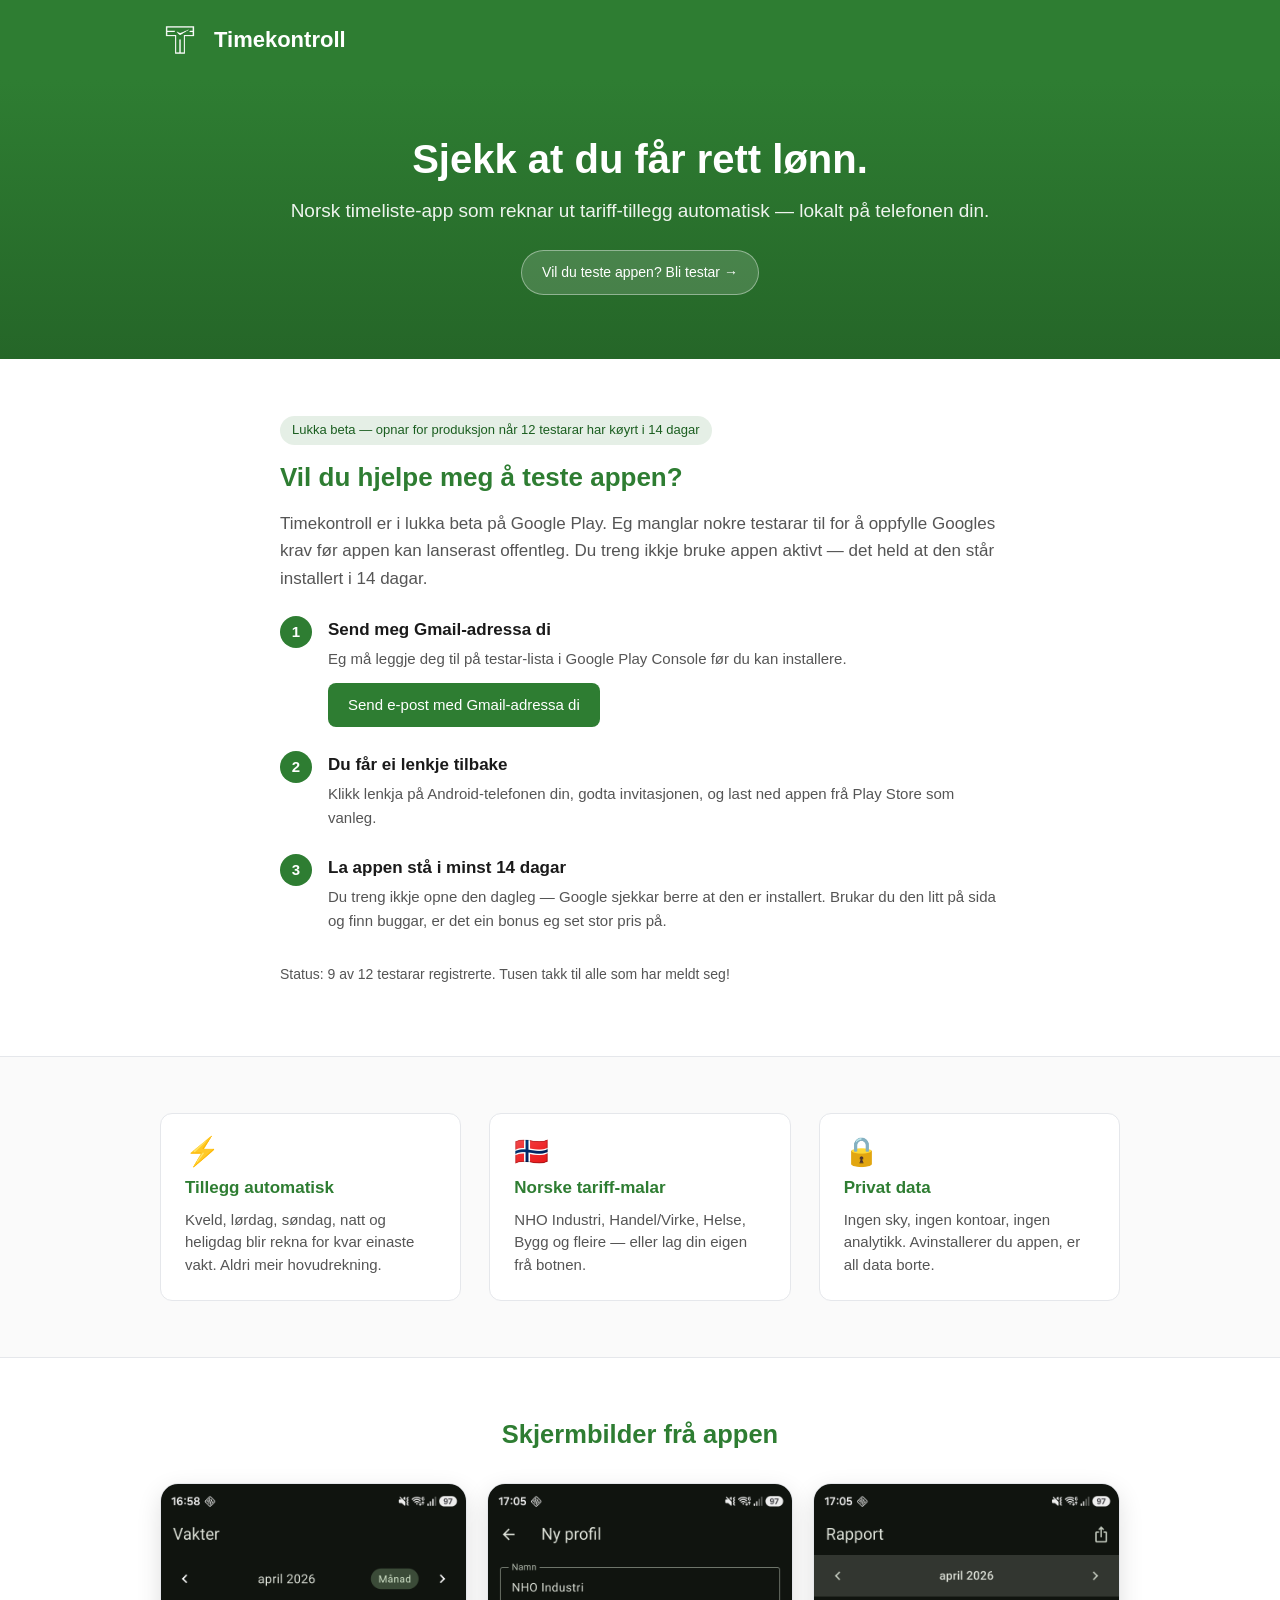
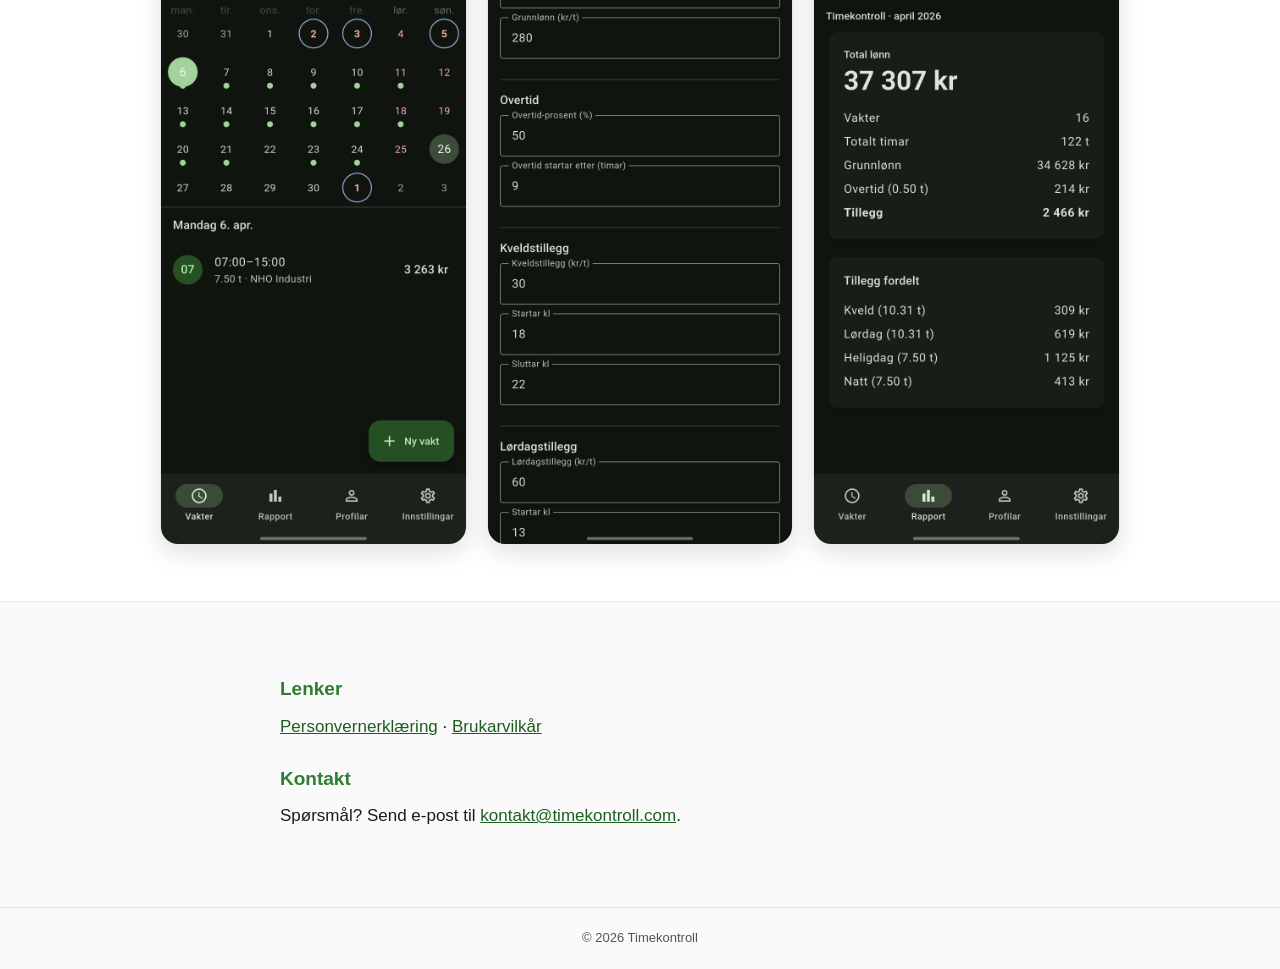
<file: index.html>
<!doctype html>
<html lang="nn">
<head>
<meta charset="utf-8">
<meta name="viewport" content="width=device-width, initial-scale=1">
<title>Timekontroll — norsk timeliste-app</title>
<meta name="description" content="Sjekk at du får rett lønn. Føre vakter, rekn ut tillegg og overtid automatisk.">
<meta property="og:title" content="Timekontroll — norsk timeliste-app">
<meta property="og:description" content="Sjekk at du får rett lønn. Føre vakter, rekn ut tillegg og overtid automatisk.">
<meta property="og:type" content="website">
<meta property="og:url" content="https://timekontroll.com/">
<link rel="stylesheet" href="styles.css">
<script>
  // Skip splash on subsequent navigations within the same browser session.
  if (sessionStorage.getItem('splashShown')) {
    document.documentElement.classList.add('no-splash');
  } else {
    sessionStorage.setItem('splashShown', '1');
  }
</script>
</head>
<body>

<div class="splash" aria-hidden="true">
  <svg class="splash-logo" viewBox="0 0 1024 1024" xmlns="http://www.w3.org/2000/svg" aria-label="Timekontroll">
    <path d="M 90 100 L 920 100 L 920 430 L 590 430 L 590 940 L 430 940 L 430 430 L 90 430 Z
             M 162 172 L 162 358 L 502 358 L 502 868 L 518 868 L 518 358 L 858 358 L 858 172 Z"
          fill="#fff" fill-rule="evenodd"/>
    <line class="splash-stem-line" x1="510" y1="530" x2="510" y2="860" stroke="#fff" stroke-width="14" stroke-linecap="round"/>
    <line x1="510" y1="265" x2="610" y2="200" stroke="#fff" stroke-width="22" stroke-linecap="round"/>
    <line class="splash-minute" x1="510" y1="265" x2="345" y2="195" stroke="#fff" stroke-width="20" stroke-linecap="round"/>
    <circle cx="510" cy="265" r="14" fill="#fff"/>
  </svg>
  <div class="splash-name">Timekontroll</div>
</div>


<header>
  <div class="wrap">
    <img class="logo" src="logo.png" alt="Timekontroll-logo" width="40" height="40">
    <h1>Timekontroll</h1>
  </div>
</header>

<section class="hero">
  <div class="hero-wrap">
    <h1>Sjekk at du får rett lønn.</h1>
    <p class="lede">Norsk timeliste-app som reknar ut tariff-tillegg automatisk — lokalt på telefonen din.</p>
    <p class="cta-row">
      <a class="badge badge-link" href="#bli-testar">Vil du teste appen? Bli testar →</a>
    </p>
  </div>
</section>

<section class="testers" id="bli-testar">
  <div class="testers-wrap">
    <span class="pill">Lukka beta — opnar for produksjon når 12 testarar har køyrt i 14 dagar</span>
    <h2>Vil du hjelpe meg å teste appen?</h2>
    <p class="lede">Timekontroll er i lukka beta på Google Play. Eg manglar nokre testarar til for å oppfylle Googles krav før appen kan lanserast offentleg. Du treng ikkje bruke appen aktivt — det held at den står installert i 14 dagar.</p>

    <ol class="steps">
      <li>
        <span class="num">1</span>
        <div>
          <strong>Send meg Gmail-adressa di</strong>
          <p>Eg må leggje deg til på testar-lista i Google Play Console før du kan installere.</p>
          <p><a class="btn" href="mailto:kontakt@timekontroll.com?subject=Vil%20bli%20testar%20av%20Timekontroll&amp;body=Hei%2C%20Gmail-adressa%20mi%20er%3A%20">Send e-post med Gmail-adressa di</a></p>
        </div>
      </li>
      <li>
        <span class="num">2</span>
        <div>
          <strong>Du får ei lenkje tilbake</strong>
          <p>Klikk lenkja på Android-telefonen din, godta invitasjonen, og last ned appen frå Play Store som vanleg.</p>
        </div>
      </li>
      <li>
        <span class="num">3</span>
        <div>
          <strong>La appen stå i minst 14 dagar</strong>
          <p>Du treng ikkje opne den dagleg — Google sjekkar berre at den er installert. Brukar du den litt på sida og finn buggar, er det ein bonus eg set stor pris på.</p>
        </div>
      </li>
    </ol>

    <p class="muted small">Status: <span id="tester-count">9 av 12</span> testarar registrerte. Tusen takk til alle som har meldt seg!</p>
  </div>
</section>

<section class="features">
  <div class="features-wrap">
    <div class="feature">
      <div class="icon">⚡</div>
      <h3>Tillegg automatisk</h3>
      <p>Kveld, lørdag, søndag, natt og heligdag blir rekna for kvar einaste vakt. Aldri meir hovudrekning.</p>
    </div>
    <div class="feature">
      <div class="icon">🇳🇴</div>
      <h3>Norske tariff-malar</h3>
      <p>NHO Industri, Handel/Virke, Helse, Bygg og fleire — eller lag din eigen frå botnen.</p>
    </div>
    <div class="feature">
      <div class="icon">🔒</div>
      <h3>Privat data</h3>
      <p>Ingen sky, ingen kontoar, ingen analytikk. Avinstallerer du appen, er all data borte.</p>
    </div>
  </div>
</section>

<section class="screenshots">
  <div class="screenshots-wrap">
    <h2>Skjermbilder frå appen</h2>
    <div class="shots">
      <img src="01-calendar.png" alt="Kalender med vakter, valt dag viser tider og lønn" loading="lazy">
      <img src="05-profile-edit.png" alt="Profil-redigering med tariff-satsar" loading="lazy">
      <img src="06-report.png" alt="Månadsrapport med fordeling av tillegg" loading="lazy">
    </div>
  </div>
</section>

<section class="meta">
  <div class="meta-wrap">
    <h2>Lenker</h2>
    <p>
      <a href="privacy.html">Personvernerklæring</a> &middot;
      <a href="terms.html">Brukarvilkår</a>
    </p>

    <h2>Kontakt</h2>
    <p>Spørsmål? Send e-post til <a href="mailto:kontakt@timekontroll.com">kontakt@timekontroll.com</a>.</p>
  </div>
</section>

<footer>
  © 2026 Timekontroll
</footer>

<script>
  // Hide the splash after the animation finishes.
  setTimeout(function () {
    document.documentElement.classList.add('splash-done');
  }, 2200);
</script>
</body>
</html>
</file>
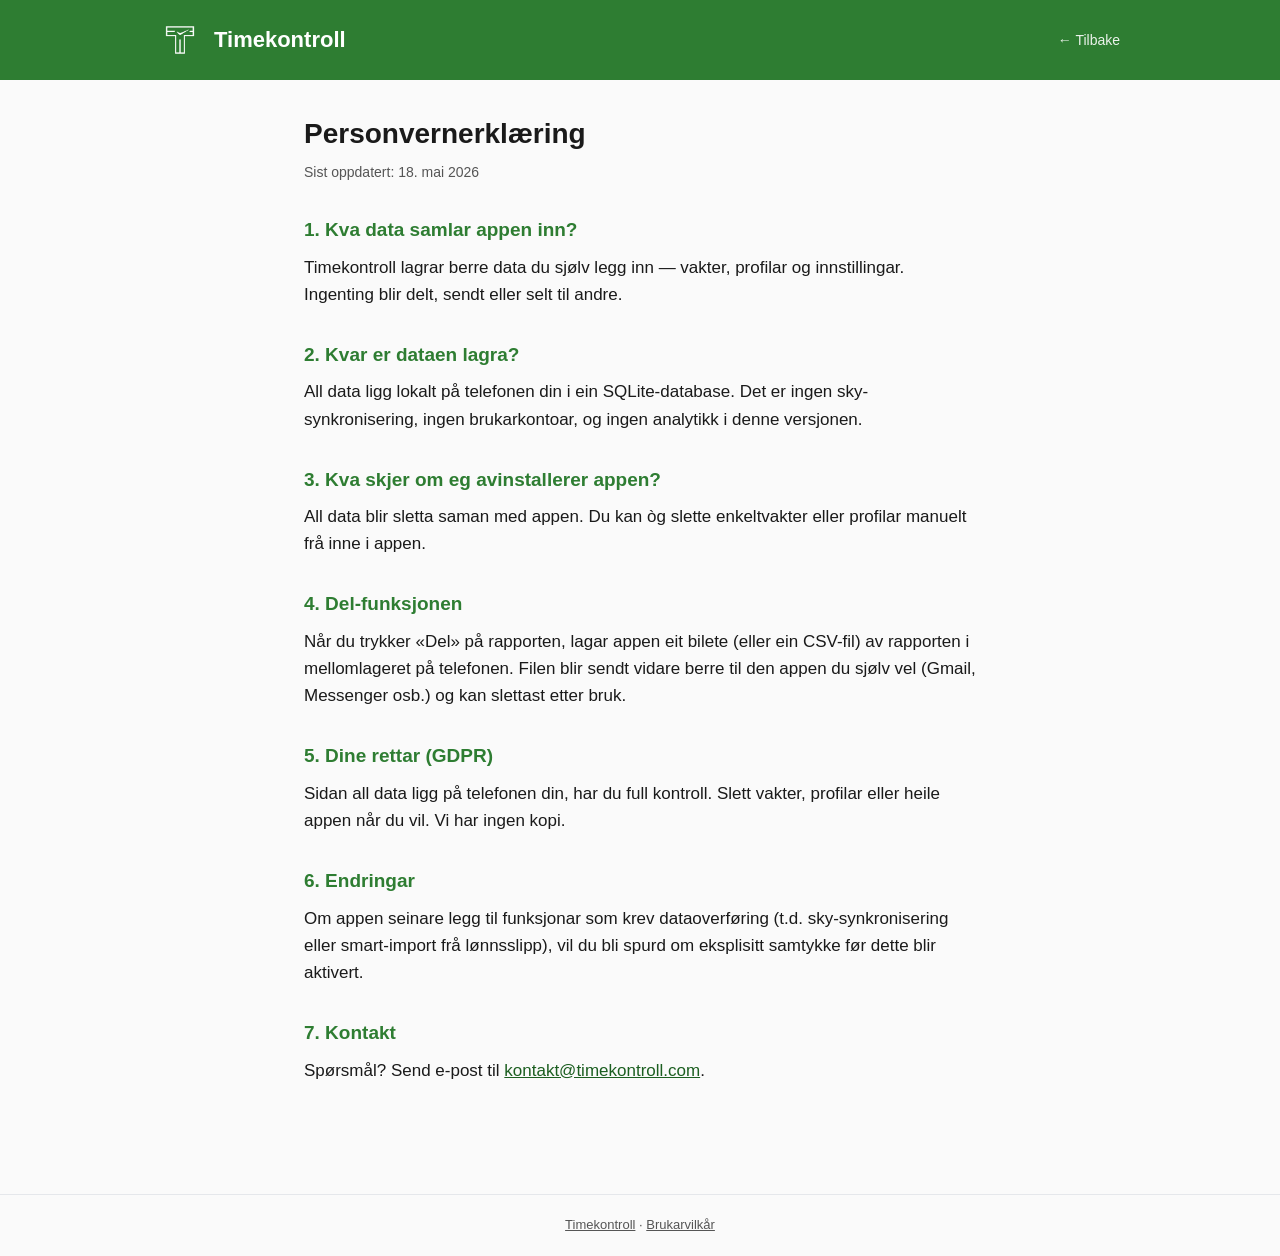
<file: privacy.html>
<!doctype html>
<html lang="nn">
<head>
<meta charset="utf-8">
<meta name="viewport" content="width=device-width, initial-scale=1">
<title>Personvern — Timekontroll</title>
<link rel="stylesheet" href="styles.css">
</head>
<body>
<header>
  <div class="wrap">
    <img class="logo" src="logo.png" alt="Timekontroll-logo" width="40" height="40">
    <h1>Timekontroll</h1>
    <span style="margin-left:auto"><a href="index.html">← Tilbake</a></span>
  </div>
</header>
<main>
  <h1>Personvernerklæring</h1>
  <p class="updated">Sist oppdatert: 18. mai 2026</p>

  <h2>1. Kva data samlar appen inn?</h2>
  <p>Timekontroll lagrar berre data du sjølv legg inn — vakter, profilar og innstillingar. Ingenting blir delt, sendt eller selt til andre.</p>

  <h2>2. Kvar er dataen lagra?</h2>
  <p>All data ligg lokalt på telefonen din i ein SQLite-database. Det er ingen sky-synkronisering, ingen brukarkontoar, og ingen analytikk i denne versjonen.</p>

  <h2>3. Kva skjer om eg avinstallerer appen?</h2>
  <p>All data blir sletta saman med appen. Du kan òg slette enkeltvakter eller profilar manuelt frå inne i appen.</p>

  <h2>4. Del-funksjonen</h2>
  <p>Når du trykker «Del» på rapporten, lagar appen eit bilete (eller ein CSV-fil) av rapporten i mellomlageret på telefonen. Filen blir sendt vidare berre til den appen du sjølv vel (Gmail, Messenger osb.) og kan slettast etter bruk.</p>

  <h2>5. Dine rettar (GDPR)</h2>
  <p>Sidan all data ligg på telefonen din, har du full kontroll. Slett vakter, profilar eller heile appen når du vil. Vi har ingen kopi.</p>

  <h2>6. Endringar</h2>
  <p>Om appen seinare legg til funksjonar som krev dataoverføring (t.d. sky-synkronisering eller smart-import frå lønnsslipp), vil du bli spurd om eksplisitt samtykke før dette blir aktivert.</p>

  <h2>7. Kontakt</h2>
  <p>Spørsmål? Send e-post til <a href="mailto:kontakt@timekontroll.com">kontakt@timekontroll.com</a>.</p>
</main>
<footer>
  <a href="index.html">Timekontroll</a> · <a href="terms.html">Brukarvilkår</a>
</footer>
</body>
</html>
</file>
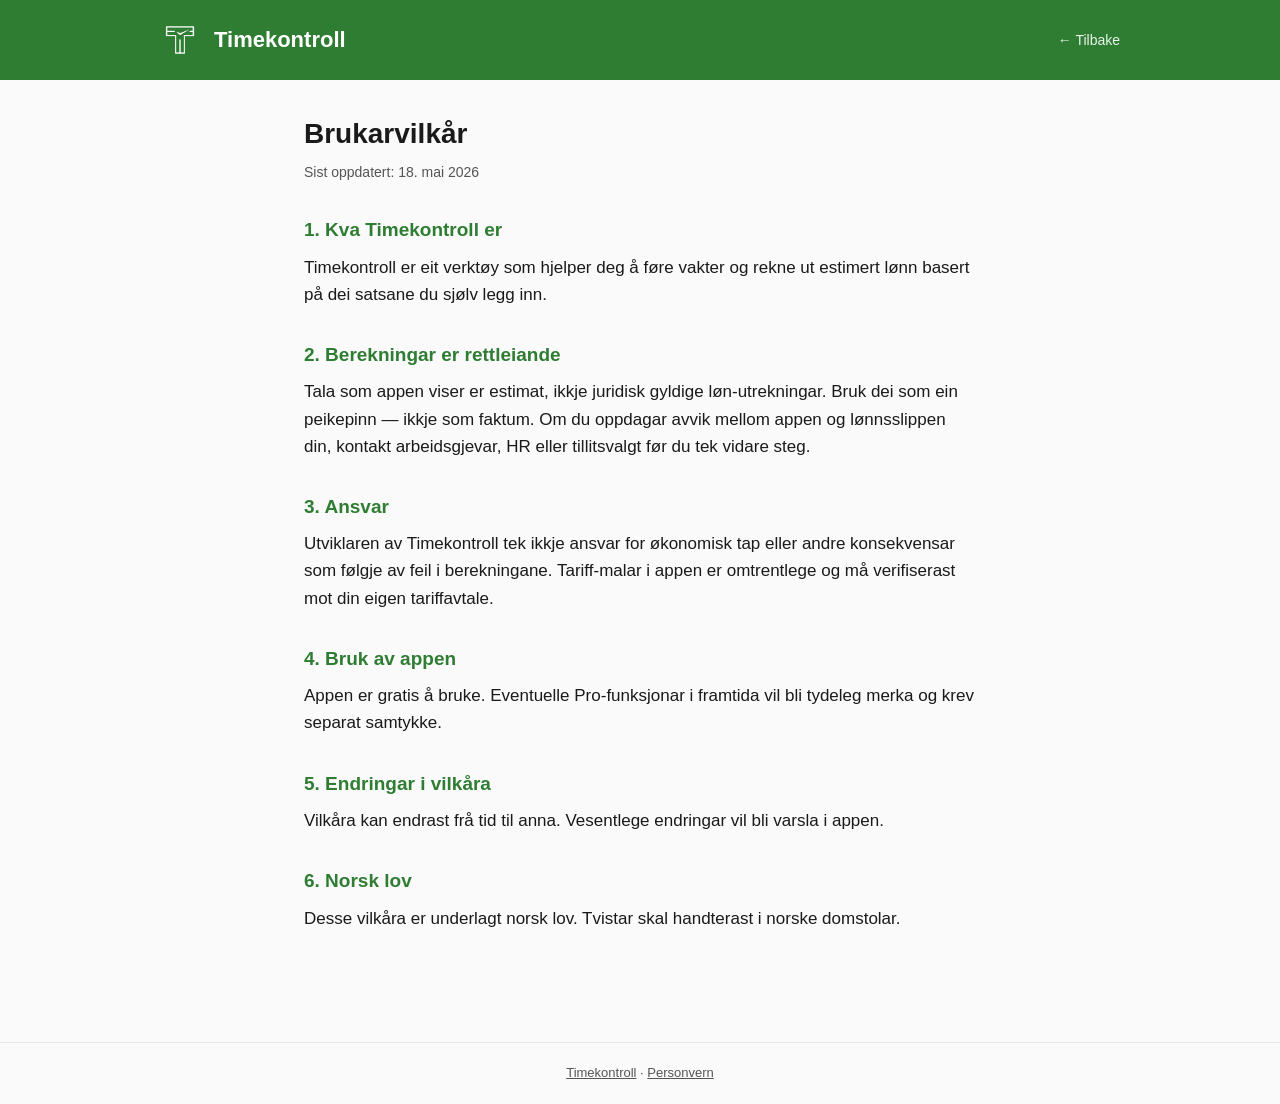
<file: terms.html>
<!doctype html>
<html lang="nn">
<head>
<meta charset="utf-8">
<meta name="viewport" content="width=device-width, initial-scale=1">
<title>Vilkår — Timekontroll</title>
<link rel="stylesheet" href="styles.css">
</head>
<body>
<header>
  <div class="wrap">
    <img class="logo" src="logo.png" alt="Timekontroll-logo" width="40" height="40">
    <h1>Timekontroll</h1>
    <span style="margin-left:auto"><a href="index.html">← Tilbake</a></span>
  </div>
</header>
<main>
  <h1>Brukarvilkår</h1>
  <p class="updated">Sist oppdatert: 18. mai 2026</p>

  <h2>1. Kva Timekontroll er</h2>
  <p>Timekontroll er eit verktøy som hjelper deg å føre vakter og rekne ut estimert lønn basert på dei satsane du sjølv legg inn.</p>

  <h2>2. Berekningar er rettleiande</h2>
  <p>Tala som appen viser er estimat, ikkje juridisk gyldige løn-utrekningar. Bruk dei som ein peikepinn — ikkje som faktum. Om du oppdagar avvik mellom appen og lønnsslippen din, kontakt arbeidsgjevar, HR eller tillitsvalgt før du tek vidare steg.</p>

  <h2>3. Ansvar</h2>
  <p>Utviklaren av Timekontroll tek ikkje ansvar for økonomisk tap eller andre konsekvensar som følgje av feil i berekningane. Tariff-malar i appen er omtrentlege og må verifiserast mot din eigen tariffavtale.</p>

  <h2>4. Bruk av appen</h2>
  <p>Appen er gratis å bruke. Eventuelle Pro-funksjonar i framtida vil bli tydeleg merka og krev separat samtykke.</p>

  <h2>5. Endringar i vilkåra</h2>
  <p>Vilkåra kan endrast frå tid til anna. Vesentlege endringar vil bli varsla i appen.</p>

  <h2>6. Norsk lov</h2>
  <p>Desse vilkåra er underlagt norsk lov. Tvistar skal handterast i norske domstolar.</p>
</main>
<footer>
  <a href="index.html">Timekontroll</a> · <a href="privacy.html">Personvern</a>
</footer>
</body>
</html>
</file>
<file: styles.css>
:root {
  --brand: #2E7D32;
  --brand-dark: #1b5e20;
  --text: #1a1a1a;
  --muted: #555;
  --bg: #fafafa;
  --card: #ffffff;
  --border: #e5e7eb;
}

@media (prefers-color-scheme: dark) {
  :root {
    --brand: #66bb6a;
    --brand-dark: #2E7D32;
    --text: #f3f4f6;
    --muted: #b3b3b3;
    --bg: #121212;
    --card: #1e1e1e;
    --border: #2a2a2a;
  }
}

* { box-sizing: border-box; }

/* ---------- Splash ---------- */
.splash {
  position: fixed;
  inset: 0;
  background: #2E7D32;
  display: flex;
  flex-direction: column;
  align-items: center;
  justify-content: center;
  z-index: 9999;
  gap: 28px;
  animation: splash-fade-out 0.4s ease 1.8s forwards;
}

.splash-logo {
  width: 180px;
  height: 180px;
  transform-origin: center;
  transform: scale(0.6);
  animation: splash-logo-in 0.7s cubic-bezier(0.34, 1.56, 0.64, 1) forwards;
}

.splash-minute {
  transform-origin: 510px 265px;
  animation: splash-hand-spin 1.6s ease-in-out 0.2s forwards;
}

.splash-name {
  font-size: 30px;
  font-weight: 600;
  color: #fff;
  letter-spacing: 1.2px;
  opacity: 0;
  animation: splash-name-in 0.7s ease-out 0.6s forwards;
}

html.splash-done .splash {
  display: none;
}

html.no-splash .splash {
  display: none;
}

@keyframes splash-logo-in {
  to { transform: scale(1); }
}

@keyframes splash-hand-spin {
  to { transform: rotate(360deg); }
}

@keyframes splash-name-in {
  to { opacity: 1; }
}

@keyframes splash-fade-out {
  to { opacity: 0; visibility: hidden; }
}

@media (prefers-reduced-motion: reduce) {
  .splash-logo, .splash-minute, .splash-name { animation: none; }
  .splash-logo { transform: scale(1); }
  .splash-name { opacity: 1; }
  .splash { animation: splash-fade-out 0.3s ease 1.0s forwards; }
}


body {
  margin: 0;
  font: 17px/1.6 -apple-system, BlinkMacSystemFont, "Segoe UI", Roboto, Helvetica, Arial, sans-serif;
  color: var(--text);
  background: var(--bg);
}

header {
  background: var(--brand);
  color: #fff;
  padding: 20px 24px;
}

header .wrap {
  max-width: 960px;
  margin: 0 auto;
  display: flex;
  align-items: center;
  gap: 14px;
}

header .logo {
  width: 40px;
  height: 40px;
  display: block;
  object-fit: contain;
}

header h1 {
  font-size: 22px;
  margin: 0;
  font-weight: 600;
}

header a {
  color: rgba(255,255,255,0.9);
  text-decoration: none;
  font-size: 14px;
}

/* Hero */
.hero {
  background: linear-gradient(180deg, var(--brand) 0%, #256628 100%);
  color: #fff;
  padding: 56px 24px 64px;
  text-align: center;
}

.hero-wrap {
  max-width: 720px;
  margin: 0 auto;
}

.hero h1 {
  font-size: 40px;
  line-height: 1.15;
  margin: 0 0 14px;
  font-weight: 700;
}

.hero .lede {
  font-size: 19px;
  margin: 0 0 24px;
  color: rgba(255,255,255,0.92);
}

.cta-row { margin: 0; }

.badge {
  display: inline-block;
  background: rgba(255,255,255,0.15);
  border: 1px solid rgba(255,255,255,0.4);
  color: #fff;
  padding: 10px 20px;
  border-radius: 999px;
  font-size: 14px;
  font-weight: 500;
}

.badge-link {
  text-decoration: none;
  transition: background 0.15s ease;
}

.badge-link:hover,
.badge-link:focus {
  background: rgba(255,255,255,0.28);
}

/* Tester recruitment */
.testers {
  padding: 56px 24px;
  background: var(--card);
  border-bottom: 1px solid var(--border);
}

.testers-wrap {
  max-width: 720px;
  margin: 0 auto;
}

.testers .pill {
  display: inline-block;
  background: rgba(46,125,50,0.12);
  color: var(--brand-dark);
  padding: 4px 12px;
  border-radius: 999px;
  font-size: 13px;
  font-weight: 500;
  margin-bottom: 12px;
}

@media (prefers-color-scheme: dark) {
  .testers .pill {
    background: rgba(102,187,106,0.18);
    color: var(--brand);
  }
}

.testers h2 {
  margin: 0 0 12px;
  font-size: 26px;
  color: var(--brand);
}

.testers .lede {
  margin: 0 0 24px;
  color: var(--muted);
}

.steps {
  list-style: none;
  padding: 0;
  margin: 0 0 24px;
  display: flex;
  flex-direction: column;
  gap: 18px;
}

.steps li {
  display: flex;
  gap: 16px;
  align-items: flex-start;
}

.steps .num {
  flex-shrink: 0;
  width: 32px;
  height: 32px;
  border-radius: 50%;
  background: var(--brand);
  color: #fff;
  font-weight: 600;
  display: flex;
  align-items: center;
  justify-content: center;
  font-size: 15px;
}

.steps strong {
  display: block;
  margin-bottom: 4px;
  color: var(--text);
}

.steps p {
  margin: 0 0 6px;
  font-size: 15px;
  color: var(--muted);
}

.btn {
  display: inline-block;
  background: var(--brand);
  color: #fff !important;
  padding: 10px 20px;
  border-radius: 8px;
  text-decoration: none;
  font-weight: 500;
  font-size: 15px;
  margin-top: 6px;
  transition: background 0.15s ease;
}

.btn:hover,
.btn:focus {
  background: var(--brand-dark);
}

.small {
  font-size: 14px;
}

.muted {
  color: var(--muted);
}

/* Features */
.features {
  padding: 56px 24px;
  background: var(--bg);
}

.features-wrap {
  max-width: 960px;
  margin: 0 auto;
  display: grid;
  grid-template-columns: repeat(3, 1fr);
  gap: 28px;
}

@media (max-width: 720px) {
  .features-wrap {
    grid-template-columns: 1fr;
  }
}

.feature {
  background: var(--card);
  border: 1px solid var(--border);
  border-radius: 12px;
  padding: 24px;
}

.feature .icon {
  font-size: 28px;
  margin-bottom: 8px;
  line-height: 1;
}

.feature .icon svg {
  width: 28px;
  height: auto;
  vertical-align: middle;
  display: block;
  border-radius: 2px;
}

.feature h3 {
  font-size: 17px;
  margin: 0 0 8px;
  color: var(--brand);
}

.feature p {
  margin: 0;
  font-size: 15px;
  color: var(--muted);
  line-height: 1.5;
}

/* Screenshots */
.screenshots {
  padding: 56px 24px;
  background: var(--card);
  border-top: 1px solid var(--border);
  border-bottom: 1px solid var(--border);
}

.screenshots-wrap {
  max-width: 960px;
  margin: 0 auto;
  text-align: center;
}

.screenshots h2 {
  margin: 0 0 28px;
  color: var(--brand);
}

.shots {
  display: grid;
  grid-template-columns: repeat(3, 1fr);
  gap: 20px;
  align-items: start;
}

@media (max-width: 720px) {
  .shots {
    grid-template-columns: 1fr;
    max-width: 320px;
    margin: 0 auto;
  }
}

.shots img {
  width: 100%;
  border-radius: 18px;
  box-shadow: 0 8px 24px rgba(0,0,0,0.12);
  border: 1px solid var(--border);
}

/* Meta */
.meta {
  padding: 48px 24px 64px;
}

.meta-wrap {
  max-width: 720px;
  margin: 0 auto;
}

.meta h2 {
  font-size: 19px;
  margin: 24px 0 8px;
  color: var(--brand);
}

.meta p {
  margin: 0 0 14px;
}

/* Article pages (privacy + terms) */
main {
  max-width: 720px;
  margin: 32px auto;
  padding: 0 24px 64px;
}

main h1 {
  font-size: 28px;
  margin: 0 0 4px;
}

.updated {
  color: var(--muted);
  font-size: 14px;
  margin-bottom: 28px;
}

main h2 {
  font-size: 19px;
  margin: 32px 0 8px;
  color: var(--brand);
}

main p {
  margin: 0 0 14px;
}

a {
  color: var(--brand-dark);
}

footer {
  border-top: 1px solid var(--border);
  padding: 20px 24px;
  font-size: 13px;
  color: var(--muted);
  text-align: center;
}

footer a {
  color: inherit;
}
</file>
